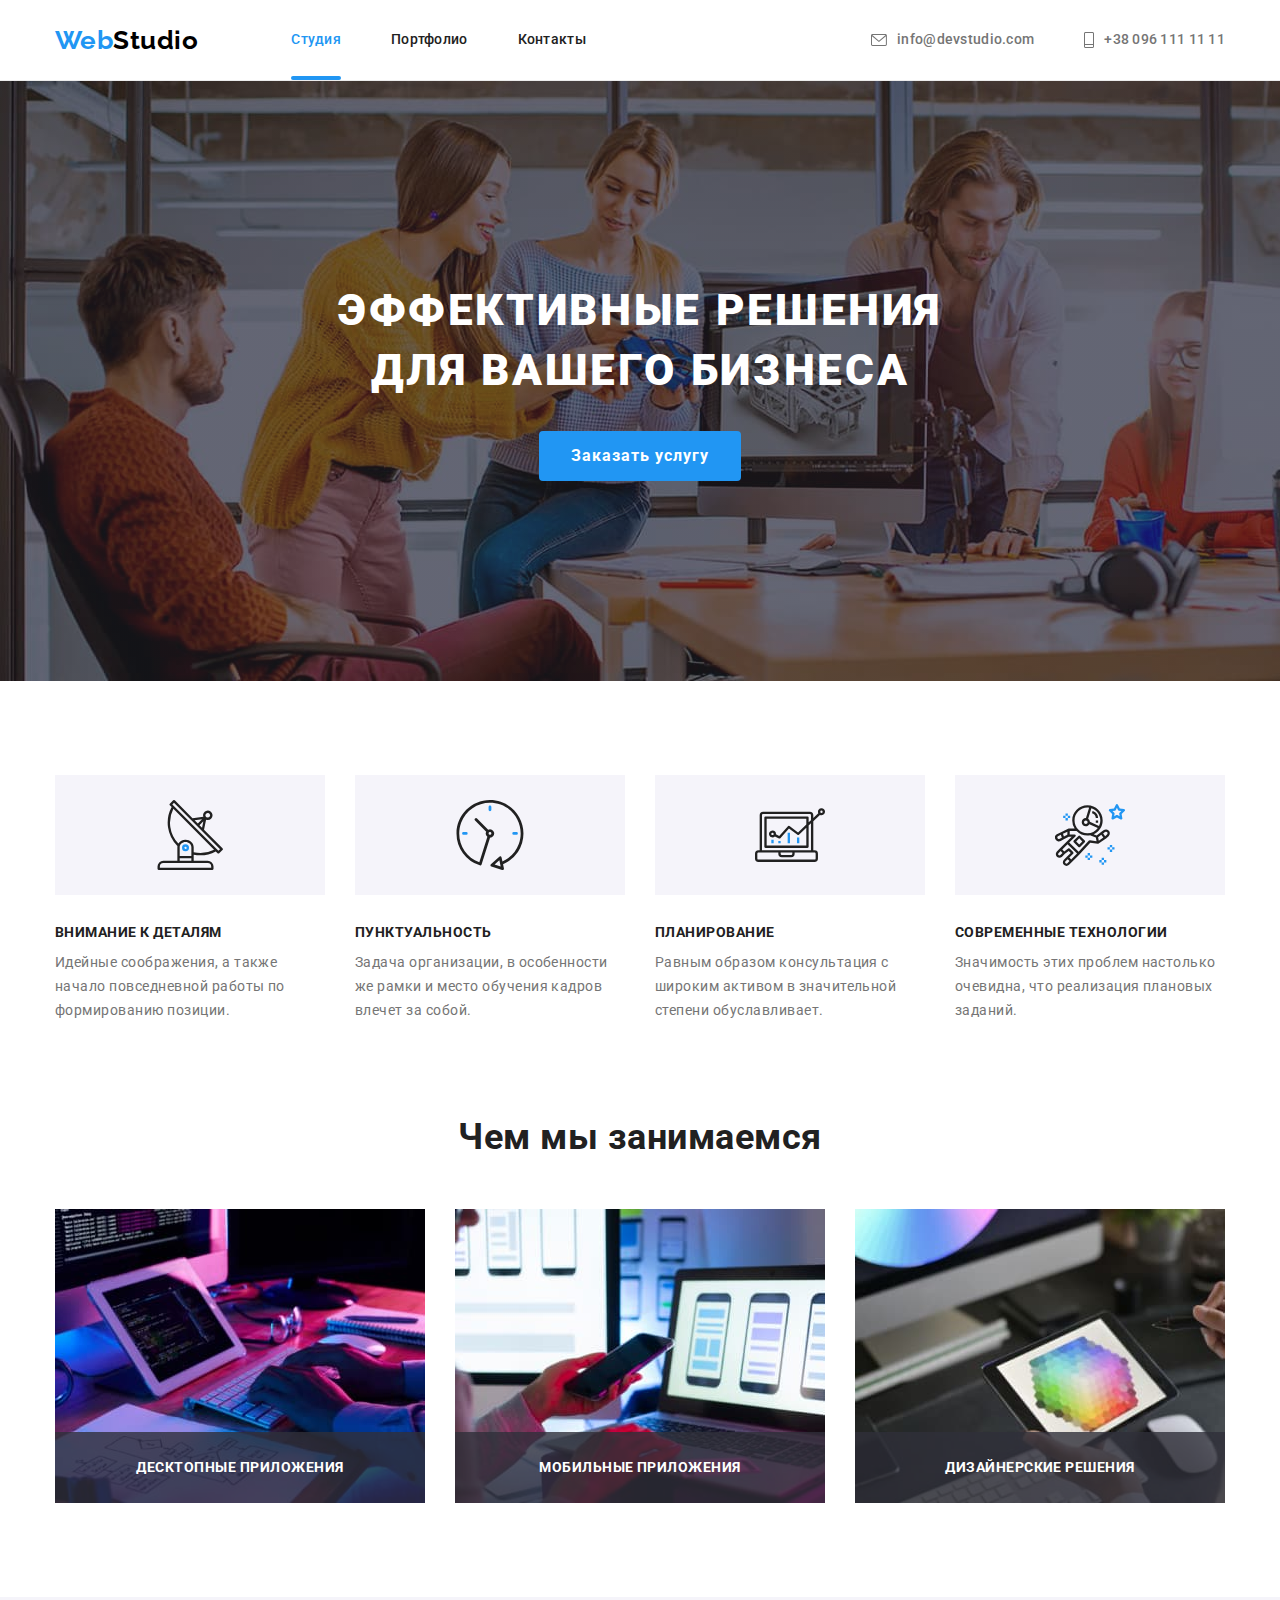
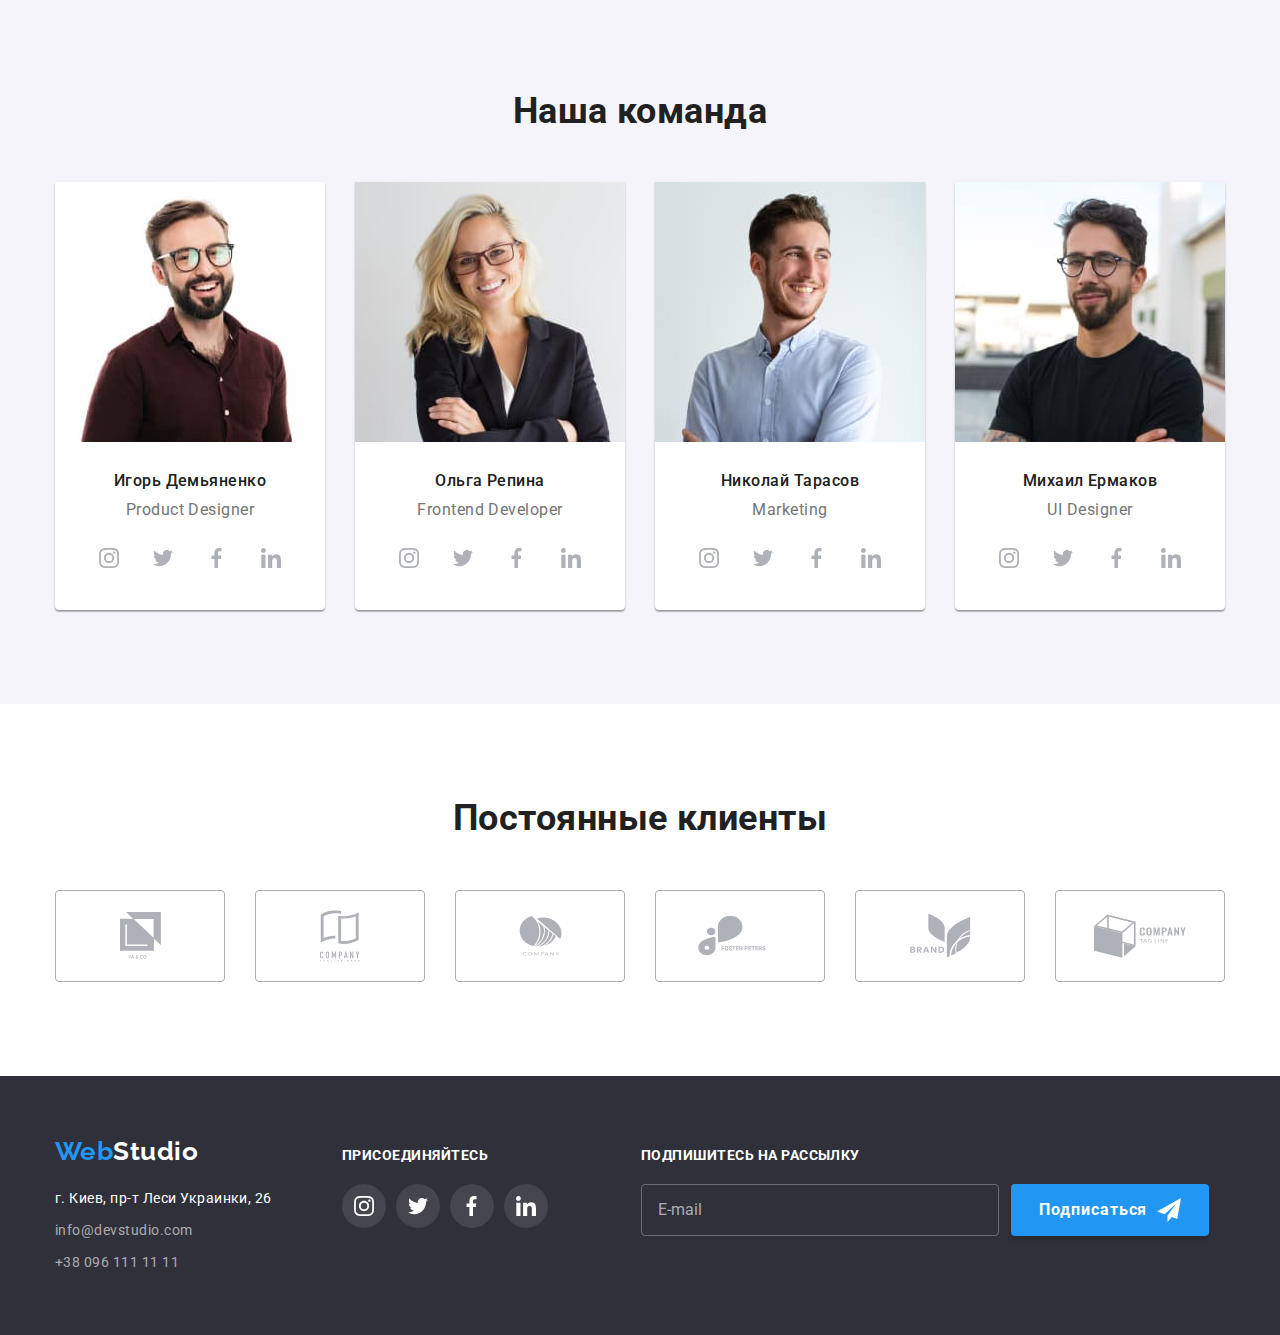
<file: index.html>
<!DOCTYPE html>
<html lang="ru">
  <head>
    <meta charset="UTF-8" />
    <meta http-equiv="X-UA-Compatible" content="IE=edge" />
    <meta name="viewport" content="width=device-width, initial-scale=1.0" />
    <title>WebStudio</title>
    <link rel="preconnect" href="https://fonts.gstatic.com" />
    <link
      href="https://fonts.googleapis.com/css2?family=Raleway:wght@700&family=Roboto:wght@400;500;700;900&display=swap"
      rel="stylesheet"
    />
    <link
      rel="stylesheet"
      href="https://cdnjs.cloudflare.com/ajax/libs/modern-normalize/1.0.0/modern-normalize.min.css"
    />
    <link rel="stylesheet" href="./css/main.min.css" />
  </head>

  <body>
    <!--Шапка-->
    <header class="page-header">
      <div class="container header">        
        <nav class="navigation">
          <a href="" lang="en" class="logo link"><span class="logo--first-part">Web</span>Studio</a>              
          <ul class="nav-menu link">
            <li class="nav-menu__item">
              <a href="" class="nav-menu__link nav-menu__link--current link">Студия</a>
            </li>
            <li class="nav-menu__item">
              <a href="./portfolio.html" class="nav-menu__link link">Портфолио</a>
            </li>
            <li class="nav-menu__item">
              <a href="" class="nav-menu__link link">Контакты</a>
            </li>
          </ul>
        </nav>
        <button type="button" class="burger-btn" data-menu-button>
          <svg width="40" height="40">
            <use href="./images/icons.svg#menu"></use>            
          </svg>
        </button>   
        <ul class="contact-list link">
          <li class="contact-list__item">
            <a href="mailto:info@devstudio.com" class="contact-list__link link">
              <svg class="contact-list__icon" width="16" height="12">
                <use href="./images/icons.svg#icon-envelope"></use>
              </svg>
              info@devstudio.com
            </a>
          </li>
          <li class="contact-list__item">
            <a href="tel:+380961111111" class="contact-list__link link">
              <svg class="contact-list__icon" width="10" height="16">
                <use href="./images/icons.svg#icon-phone"></use>
              </svg>
              +38 096 111 11 11
            </a>
          </li>
        </ul>        
      </div>
      <div class="mobile-menu container" data-menu>
        <button type="button" class="close-menu-btn" data-menu-close>
          <svg width="40" height="40">
            <use href="./images/icons.svg#close-menu"></use>
          </svg>
        </button>
        <ul class="mobile-menu-list link">
          <li class="mobile-menu-list__item">
            <a href="" class="mobile-menu-list__link mobile-menu-list__link--current link">Студия</a>
          </li>
          <li class="mobile-menu-list__item">
            <a href="./portfolio.html" class="mobile-menu-list__link link">Портфолио</a>
          </li>
          <li class="mobile-menu-list__item">
            <a href="" class="mobile-menu-list__link link">Контакты</a>
          </li>
        </ul>

        <ul class="mobile-menu-contacts">
          <li class="mobile-menu-contacts__item">
            <a href="" class="mobile-menu-contacts__link mobile-menu-contacts__link--accent-phone link">+38 096 111 11 11</a>
          </li>
          <li class="mobile-menu-contacts__item">
            <a href="" class="mobile-menu-contacts__link link">info@devstudio.com</a>
          </li>
        </ul>
        <ul class="mobile-menu-socials">
          <li class="mobile-menu-socials__item">
            <a href="" class="mobile-menu-socials__link link">Instagram</a>
          </li>
          <li class="mobile-menu-socials__item">
            <a href="" class="mobile-menu-socials__link mobile-menu-socials__link--before link">Twitter</a>
          </li>
          <li class="mobile-menu-socials__item">
            <a href="" class="mobile-menu-socials__link mobile-menu-socials__link--before link">Facebook</a>
          </li>
          <li class="mobile-menu-socials__item">
            <a href="" class="mobile-menu-socials__link mobile-menu-socials__link--before link">LinkedIn</a>
          </li>
        </ul>

      </div>
    </header>

    <main>
      <!--Секция для заказа услуг-->
      <section class="hero-section">
        <div class="hero-section__image">
          <h1 class="hero-section__title">
            Эффективные решения<br />
            для вашего бизнеса
          </h1>
          <button type="button" class="hero-section__oder-button" data-modal-open>Заказать услугу</button>
        </div>             
      </section>
      <!--Особенности оказания услуг-->
      <section class="features-section section">
        <div class="container"> 
          <h2 class="features-section__title hidden">Особенности оказания услуг</h2>
          <ul class="features-list">
            <li class="features-list__item">
              <div class="features-list__item--icon-background">
                <svg class="features-list__icon">
                  <use href="./images/icons.svg#icon-antenna"></use>
                </svg>
              </div>
              <h3 class="features-list__title">Внимание к деталям</h3>
              <p class="features-list__discription">
                Идейные соображения, а также начало повседневной работы по формированию позиции.
              </p>
            </li>
            <li class="features-list__item">
              <div class="features-list__item--icon-background">
                <svg class="features-list__icon">
                  <use href="./images/icons.svg#icon-clock"></use>
                </svg>
              </div>
              <h3 class="features-list__title">Пунктуальность</h3>
              <p class="features-list__discription">
                Задача организации, в особенности же рамки и место обучения кадров влечет за собой.
              </p>
            </li>
            <li class="features-list__item">
              <div class="features-list__item--icon-background">
                <svg class="features-list__icon">
                  <use href="./images/icons.svg#icon-diagram"></use>
                </svg>
              </div>
              <h3 class="features-list__title">Планирование</h3>
              <p class="features-list__discription">
                Равным образом консультация с широким активом в значительной степени обуславливает.
              </p>
            </li>
            <li class="features-list__item">
              <div class="features-list__item--icon-background">
                <svg class="features-list__icon">
                  <use href="./images/icons.svg#icon-astronaut"></use>
                </svg>
              </div>
              <h3 class="features-list__title">Современные технологии</h3>
              <p class="features-list__discription">
                Значимость этих проблем настолько очевидна, что реализация плановых заданий.
              </p>
            </li>
          </ul>
        </div>
      </section>
      <!--Перечень услуг-->
      <section class="services-section section">
        <div class="container">
          <h2 class="services-section__title">Чем мы занимаемся</h2>
          <ul class="services-list">
            <li class="services-list__item">
              <img srcset="./images/box/box-1-desktop.jpg 1x, ./images/box/box-1-desktop@2x.jpg 2x" src="./images/box/box-1-desktop.jpg" alt="Человек работает на компьютере" width="370" />
              <h3 class="services-list__title">Десктопные приложения</h3>
            </li>
            <li class="services-list__item">
              <img srcset="./images/box/box-2-desktop.jpg 1x, ./images/box/box-2-desktop@2x.jpg 2x" src="./images/box/box-2-desktop.jpg" alt="Человек синхронизирует смартфон с ноутбуком" width="370"/>
              <h3 class="services-list__title">Мобильные приложения</h3>              
            </li>
            <li class="services-list__item">
              <img srcset="./images/box/box-3-desktop.jpg 1x, ./images/box/box-3-desktop@2x.jpg 2x" src="./images/box/box-3-desktop.jpg" alt="Человек выберает палитру на планшете" width="370" />              
              <h3 class="services-list__title">Дизайнерские решения</h3>              
            </li>
          </ul>
        </div>  
      </section>
      <!--Сотрудники-->
      <section class="employees-section section">
        <div class="container">
          <h2 class="employees-section__title">Наша команда</h2>
          <ul class="employees-cards">
            <li class="employees-cards__item">
              <picture>
                <source srcset="./images/team-member/team-1-mobile.jpg 1x, ./images/team-member/team-1-mobile@2x.jpg 2x" media="(max-width: 767px)" />
                <source srcset="./images/team-member/team-1-tablet.jpg 1x, ./images/team-member/team-1-tablet@2x.jpg 2x" media="(max-width: 1199px)"/>
                <source srcset="./images/team-member/team-1-desktop.jpg 1x, ./images/team-member/team-1-desktop@2x.jpg 2x" media="(min-width: 1200px)"/>
                <img class="employees-cards__image"  
                  src="./images/team-member/team-1-mobile.jpg" 
                  alt="Дизайнер компании" 
                />
              </picture>
              <div class="employees-cards__caption">
                <h3 class="employees-cards__title">Игорь Демьяненко</h3>
                <p  class="employees-cards__text" lang="en">Product Designer</p>
                <ul class="employee-social-links">
                  <li class="employee-social-links__item">
                    <a class="social-link" href="https://www.instagram.com/">
                      <svg class="social-link__icon">
                        <use href="./images/icons.svg#icon-instagram"></use>
                      </svg>
                    </a>
                  </li>
                  <li class="employee-social-links__item">
                    <a class="social-link" href="">
                      <svg class="social-link__icon">
                        <use href="./images/icons.svg#icon-twitter"></use>
                      </svg>
                    </a>
                  </li>
                  <li class="employee-social-links__item">
                    <a class="social-link" href="">
                      <svg class="social-link__icon">
                        <use href="./images/icons.svg#icon-facebook"></use>
                      </svg>
                    </a>
                  </li>
                  <li class="employee-social-links__item">
                    <a class="social-link" href="">
                      <svg class="social-link__icon">
                        <use href="./images/icons.svg#icon-linkedin"></use>
                      </svg>
                    </a>
                  </li>
                </ul>  
              </div>                          
            </li>
            <li class="employees-cards__item">
              <picture>
                <source srcset="./images/team-member/team-2-mobile.jpg 1x, ./images/team-member/team-2-mobile@2x.jpg 2x" media="(max-width: 767px)" />
                <source srcset="./images/team-member/team-2-tablet.jpg 1x, ./images/team-member/team-2-tablet@2x.jpg 2x" media="(max-width: 1199px)"/>
                <source srcset="./images/team-member/team-2-desktop.jpg 1x, ./images/team-member/team-2-desktop@2x.jpg 2x" media="(min-width: 1200px)"/>
                <img class="employees-cards__image" src="./images/team-member/team-2-mobile.jpg" alt="Frontend разработчик компании"  
                />
              </picture>
              <div class="employees-cards__caption">
                <h3 class="employees-cards__title">Ольга Репина</h3>
                <p  class="employees-cards__text" lang="en">Frontend Developer</p>
                <ul class="employee-social-links">
                  <li class="employee-social-links__item">
                    <a class="social-link" href="https://www.instagram.com/">
                      <svg class="social-link__icon">
                        <use href="./images/icons.svg#icon-instagram"></use>
                      </svg>
                    </a>
                  </li>
                  <li class="employee-social-links__item">
                    <a class="social-link" href="">
                      <svg class="social-link__icon">
                        <use href="./images/icons.svg#icon-twitter"></use>
                      </svg>
                    </a>
                  </li>
                  <li class="employee-social-links__item">
                    <a class="social-link" href="">
                      <svg class="social-link__icon">
                        <use href="./images/icons.svg#icon-facebook"></use>
                      </svg>
                    </a>
                  </li>
                  <li class="employee-social-links__item">
                    <a class="social-link" href="">
                      <svg class="social-link__icon">
                        <use href="./images/icons.svg#icon-linkedin"></use>
                      </svg>
                    </a>
                  </li>
                </ul>  
              </div>              
            </li>
            <li class="employees-cards__item">
              <picture>
                <source srcset="./images/team-member/team-3-mobile.jpg 1x, ./images/team-member/team-3-mobile@2x.jpg 2x" media="(max-width: 767px)" />
                <source srcset="./images/team-member/team-3-tablet.jpg 1x, ./images/team-member/team-3-tablet@2x.jpg 2x" media="(max-width: 1199px)"/>
                <source srcset="./images/team-member/team-3-desktop.jpg 1x, ./images/team-member/team-3-desktop@2x.jpg 2x" media="(min-width: 1200px)"/>
                <img class="employees-cards__image" 
                  src="./images/team-member/team-3-mobile.jpg" alt="Маркетолог компании" 
                />
              </picture>
              <div class="employees-cards__caption">
                <h3 class="employees-cards__title">Николай Тарасов</h3>
                <p  class="employees-cards__text" lang="en">Marketing</p>
                <ul class="employee-social-links">
                  <li class="employee-social-links__item">
                    <a class="social-link" href="https://www.instagram.com/">
                      <svg class="social-link__icon">
                        <use href="./images/icons.svg#icon-instagram"></use>
                      </svg>
                    </a>
                  </li>
                  <li class="employee-social-links__item">
                    <a class="social-link" href="">
                      <svg class="social-link__icon">
                        <use href="./images/icons.svg#icon-twitter"></use>
                      </svg>
                    </a>
                  </li>
                  <li class="employee-social-links__item">
                    <a class="social-link" href="">
                      <svg class="social-link__icon">
                        <use href="./images/icons.svg#icon-facebook"></use>
                      </svg>
                    </a>
                  </li>
                  <li class="employee-social-links__item">
                    <a class="social-link" href="">
                      <svg class="social-link__icon">
                        <use href="./images/icons.svg#icon-linkedin"></use>
                      </svg>
                    </a>
                  </li>
                </ul>
              </div>              
            </li>
            <li class="employees-cards__item">
              <picture>
                <source srcset="./images/team-member/team-4-mobile.jpg 1x, ./images/team-member/team-4-mobile@2x.jpg 2x" media="(max-width: 767px)" />
                <source srcset="./images/team-member/team-4-tablet.jpg 1x, ./images/team-member/team-4-tablet@2x.jpg 2x" media="(max-width: 1199px)"/>
                <source srcset="./images/team-member/team-4-desktop.jpg 1x, ./images/team-member/team-4-desktop@2x.jpg 2x" media="(min-width: 1200px)"/>
                <img class="employees-cards__image" 
                  src="./images/team-member/team-4-mobile.jpg" alt="Дизайнер компании"
                />
              </picture>
              <div class="employees-cards__caption">
                <h3 class="employees-cards__title">Михаил Ермаков</h3>
                <p  class="employees-cards__text" lang="en">UI Designer</p>
                <ul class="employee-social-links">
                  <li class="employee-social-links__item">
                    <a class="social-link" href="https://www.instagram.com/">
                      <svg class="social-link__icon">
                        <use href="./images/icons.svg#icon-instagram"></use>
                      </svg>
                    </a>
                  </li>
                  <li class="employee-social-links__item">
                    <a class="social-link" href="">
                      <svg class="social-link__icon">
                        <use href="./images/icons.svg#icon-twitter"></use>
                      </svg>
                    </a>
                  </li>
                  <li class="employee-social-links__item">
                    <a class="social-link" href="">
                      <svg class="social-link__icon">
                        <use href="./images/icons.svg#icon-facebook"></use>
                      </svg>
                    </a>
                  </li>
                  <li class="employee-social-links__item">
                    <a class="social-link" href="">
                      <svg class="social-link__icon">
                        <use href="./images/icons.svg#icon-linkedin"></use>
                      </svg>
                    </a>
                  </li>
                </ul>
              </div>              
            </li>
          </ul>
        </div>  
      </section>
      <!--Клиенты-->
      <section class="clients-section section">
        <div class="container">
          <h2 class="clients-section__title">Постоянные клиенты</h2>
          <ul class="clients-list">
            <li class="clients-list__item">
              <a class="clients-list__link" href="">
                <svg class="clients-list__icon" width="41" height="47">
                  <use href="./images/icons.svg#icon-client1"></use>
                </svg>
              </a>
            </li>
            <li class="clients-list__item">
              <a class="clients-list__link" href="">
                <svg class="clients-list__icon" width="40" height="52">
                  <use href="./images/icons.svg#icon-client2"></use>
                </svg>
              </a>
            </li>
            <li class="clients-list__item">
              <a class="clients-list__link" href="">
                <svg class="clients-list__icon" width="43" height="41">
                  <use href="./images/icons.svg#icon-client3"></use>
                </svg>
              </a>
            </li>
            <li class="clients-list__item">
              <a class="clients-list__link" href="">
                <svg class="clients-list__icon" width="84" height="41">
                  <use href="./images/icons.svg#icon-client4"></use>
                </svg>
              </a>
            </li>
            <li class="clients-list__item">
              <a class="clients-list__link" href="">
                <svg class="clients-list__icon" width="63" height="45">
                  <use href="./images/icons.svg#icon-client5"></use>
                </svg>
              </a>
            </li>
            <li class="clients-list__item">
              <a class="clients-list__link" href="">
                <svg class="clients-list__icon" width="94" height="44">
                  <use href="./images/icons.svg#icon-client6"></use>
                </svg>
              </a>
            </li>
          </ul>
        </div>
      </section>
    </main>
    <!--Подвал-->
    <footer class="page-footer">
      <div class="footer container">
        <div class="tablet-positioning">
          <div class="footer-contact">
            <a href="" lang="en" class="logo logo-footer link"
              ><span class="logo--first-part">Web</span>Studio</a>
            <address class="footer-contact__address">
              г. Киев, пр-т Леси Украинки, 26
              <ul class="address-list">
                <li>
                  <a href="mailto:info@devstudio.com" class="address-list__link link">info@devstudio.com</a>
                </li>
                <li class="address-list__item">
                  <a href="tel:+380961111111" class="address-list__link link">+38 096 111 11 11</a>
                </li>
              </ul>
            </address>
          </div>
          <div class="footer-invitation">
            <p class="footer-invitation__text">присоединяйтесь</p>
            <ul class="footer-social-link-list">
              <li class="footer-social-links__item">
                <a class="social-link social-link--footer-colors" href="https://www.instagram.com/">
                  <svg class="social-link__icon">
                    <use href="./images/icons.svg#icon-instagram"></use>
                  </svg>
                </a>
              </li>
              <li class="footer-social-links__item">
                <a class="social-link social-link--footer-colors" href="">
                  <svg class="social-link__icon">
                    <use href="./images/icons.svg#icon-twitter"></use>
                  </svg>
                </a>
              </li>
              <li class="footer-social-links__item">
                <a class="social-link social-link--footer-colors" href="">
                  <svg class="social-link__icon">
                    <use href="./images/icons.svg#icon-facebook"></use>
                  </svg>
                </a>
              </li>
              <li class="footer-social-links__item">
                <a class="social-link social-link--footer-colors" href="">
                  <svg class="social-link__icon">
                    <use href="./images/icons.svg#icon-linkedin"></use>
                  </svg>
                </a>
              </li>
            </ul>
          </div>
        </div>
        <form class="subscribing-form">
          <label for="email" class="subscribing-form__text">Подпишитесь на рассылку</label>
          <div class="subscribing-form__area">            
            <input type="email" name="email" id="email" placeholder="E-mail" class="subscribing-form__input" required/>   
            <button type="submit" class="subscribe-btn">Подписаться
              <svg class="subscribe-btn__icon" width="24" height="24">
                <use href="./images/icons.svg#icon-telegram"></use>
              </svg>
            </button>  
          </div>         
        </form> 
      
      </div>
    </footer>
    <!-- Модальное окно -->
    <div class="backdrop is-hidden" data-modal>
      <div class="modal">
        <button type="button" class="close-modal" data-modal-close>
          <svg class="close-modal__icon" width="11" height="11">
            <use href="./images/icons.svg#close-modal"></use>
          </svg>
        </button>
        <p class="modal__title">Оставьте свои данные, мы вам перезвоним</p>
        <form name="call-back-form" autocomplete="on" class="call-back-form">
          <label class="form-field">
            <span class="form-field__text">Имя</span>
            <span class="form-field__input--icon-position">
              <input class="form-field__input" type="text" name="user-name" autofocus>
              <svg class="form-field__icon">
                <use href="./images/icons.svg#icon-person-black"></use>
              </svg>
            </span>
          </label>
          <label class="form-field">
            <span class="form-field__text">Телефон</span>
            <span class="form-field__input--icon-position">
              <input class="form-field__input" type="tel" name="phone">
              <svg class="form-field__icon">
                <use href="./images/icons.svg#icon-phone-black"></use>
              </svg>
            </span>
          </label>
          <label class="form-field">
            <span class="form-field__text">Почта</span>
            <span class="form-field__input--icon-position">
              <input class="form-field__input" type="email" name="email">
              <svg class="form-field__icon">
                <use href="./images/icons.svg#icon-email-black"></use>
              </svg>
            </span>
         </label>
          <label class="form-field form-field--last-child-mg">
            <span class="form-field__text">Комментарий</span>
            <textarea class="form-field__textarea" name="comment" placeholder="Введите текст"></textarea>
          </label>
          <label class="agreement" for="agreement">
            <input class="checkbox" type="checkbox" name="agreement" value="agreement" id="agreement">  
            <span class="checkbox__icon"></span>
            <span class="checkbox__text">
              Соглашаюсь с рассылкой и принимаю 
              <a class="agreement__link" href="">Условия договора</a>
            </span>
          </label>          
          <button class="call-back-submit-btn" type="submit">Отправить</button>
        </form>
      </div>
    </div>   
    <script src="./js/modal.js"></script>
    <script src="./js/menu.js"></script>
  </body>
</html>
</file>
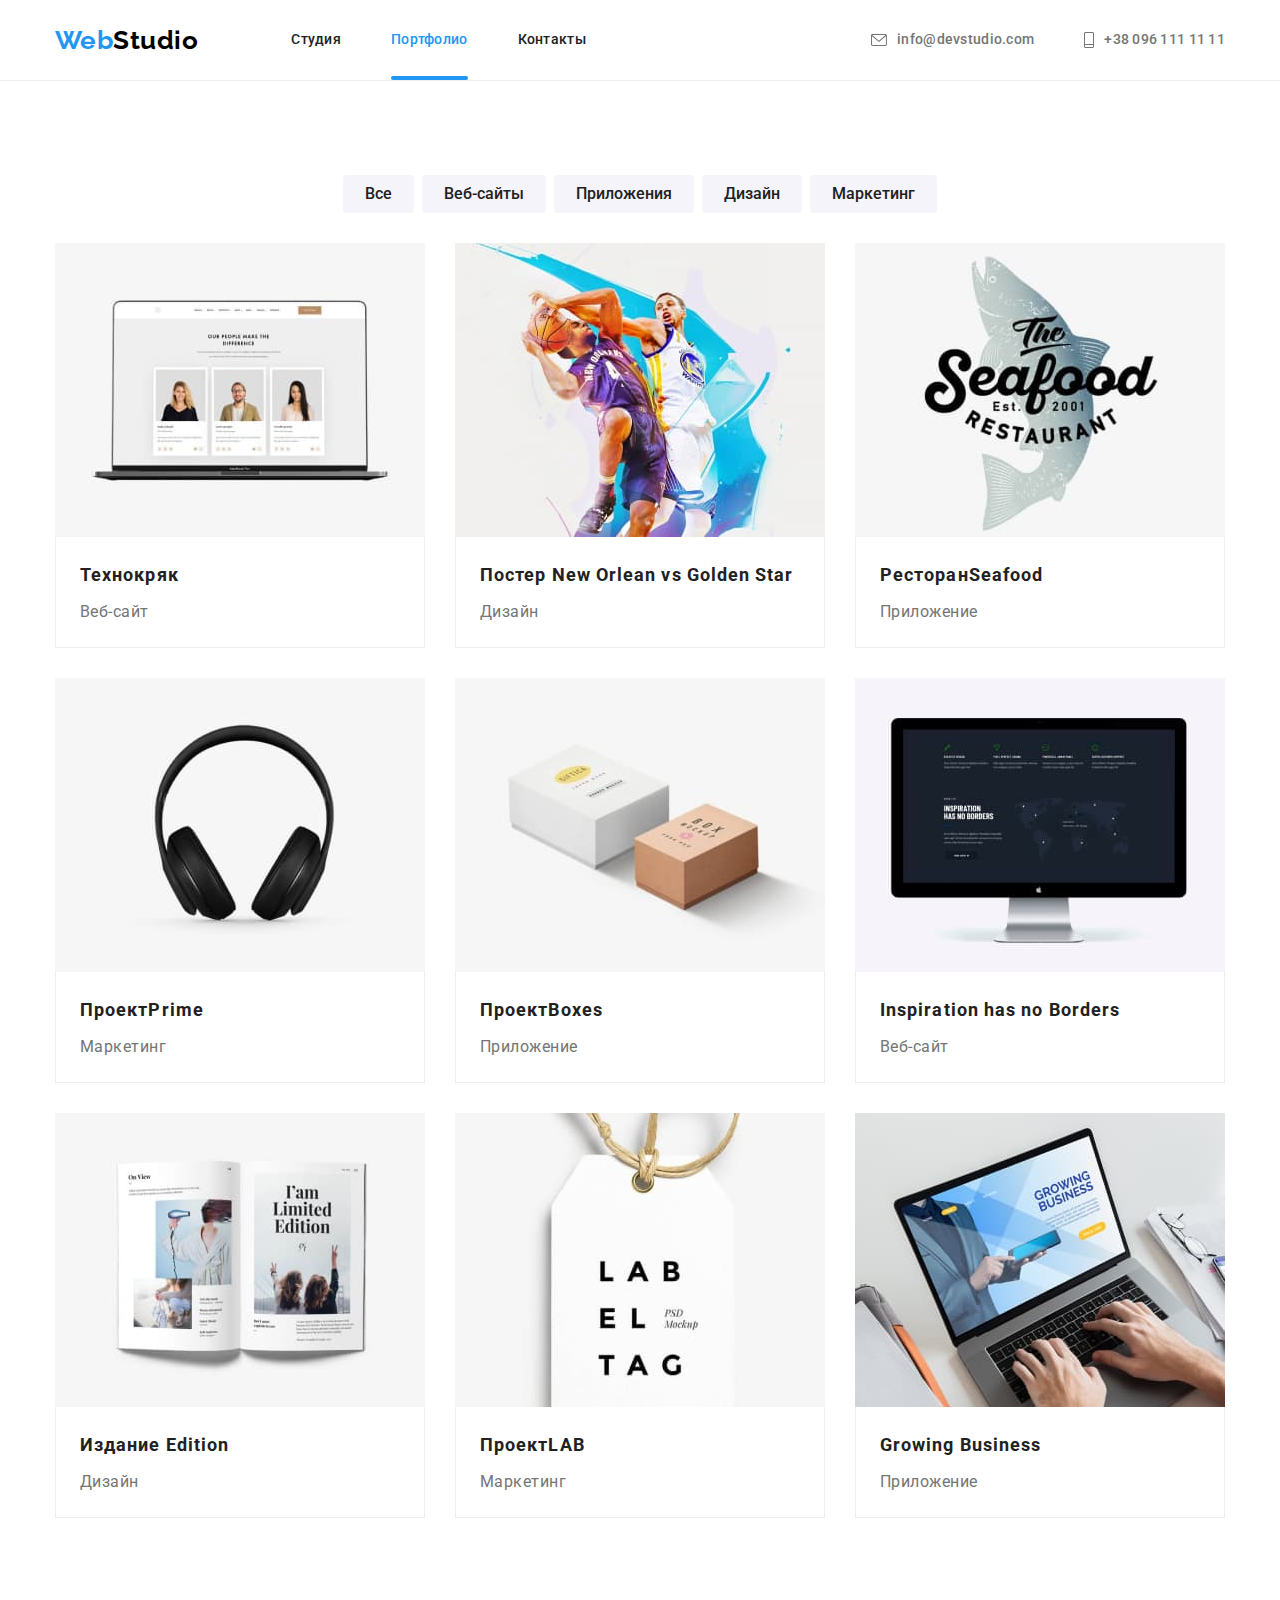
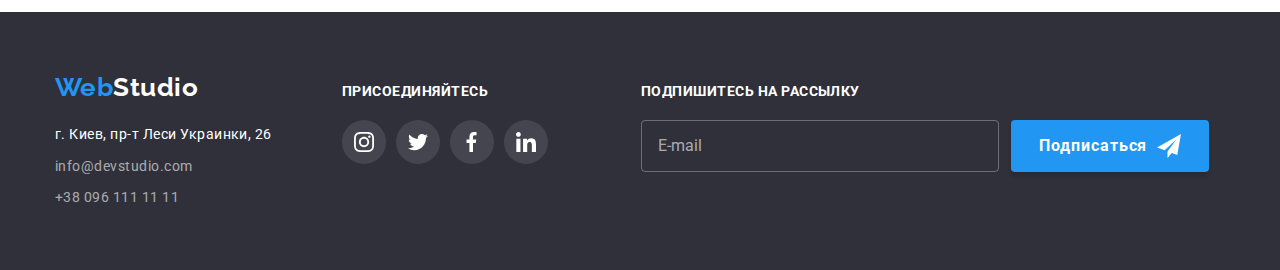
<file: portfolio.html>
<!DOCTYPE html>
<html lang="ru">
<head>
    <meta charset="UTF-8">
    <meta http-equiv="X-UA-Compatible" content="IE=edge">
    <meta name="viewport" content="width=device-width, initial-scale=1.0">
    <title>Портфолио</title>
    <link rel="preconnect" href="https://fonts.gstatic.com">
    <link href="https://fonts.googleapis.com/css2?family=Raleway:wght@700&family=Roboto:wght@400;500;700;900&display=swap"
      rel="stylesheet">
    <link rel="stylesheet" href="https://cdnjs.cloudflare.com/ajax/libs/modern-normalize/1.0.0/modern-normalize.min.css">
    <link rel="stylesheet" href="./css/main.min.css">
</head>

<body>
  <!--Шапка-->
  <header class="page-header">
      <div class="container header">        
        <nav class="navigation">
          <a href="" lang="en" class="logo link"><span class="logo--first-part">Web</span>Studio</a>              
          <ul class="nav-menu link">
            <li class="nav-menu__item">
              <a href="./index.html" class="nav-menu__link  link">Студия</a>
            </li>
            <li class="nav-menu__item">
              <a href="" class="nav-menu__link nav-menu__link--current link">Портфолио</a>
            </li>
            <li class="nav-menu__item">
              <a href="" class="nav-menu__link link">Контакты</a>
            </li>
          </ul>
        </nav>
        <button type="button" class="burger-btn" data-menu-button>
          <svg width="40" height="40">
            <use href="./images/icons.svg#menu"></use>            
          </svg>
        </button>   
        <ul class="contact-list link">
          <li class="contact-list__item">
            <a href="mailto:info@devstudio.com" class="contact-list__link link">
              <svg class="contact-list__icon" width="16" height="12">
                <use href="./images/icons.svg#icon-envelope"></use>
              </svg>
              info@devstudio.com
            </a>
          </li>
          <li class="contact-list__item">
            <a href="tel:+380961111111" class="contact-list__link link">
              <svg class="contact-list__icon" width="10" height="16">
                <use href="./images/icons.svg#icon-phone"></use>
              </svg>
              +38 096 111 11 11
            </a>
          </li>
        </ul>        
      </div>
      <div class="mobile-menu container" data-menu>
        <button type="button" class="close-menu-btn" data-menu-close>
          <svg width="40" height="40">
            <use href="./images/icons.svg#close-menu"></use>
          </svg>
        </button>
        <ul class="mobile-menu-list link">
          <li class="mobile-menu-list__item">
            <a href="./index.html" class="mobile-menu-list__link link">Студия</a>
          </li>
          <li class="mobile-menu-list__item">
            <a href="" class="mobile-menu-list__link mobile-menu-list__link--current link">Портфолио</a>
          </li>
          <li class="mobile-menu-list__item">
            <a href="" class="mobile-menu-list__link link">Контакты</a>
          </li>
        </ul>
        <ul class="mobile-menu-contacts">
          <li class="mobile-menu-contacts__item">
            <a href="" class="mobile-menu-contacts__link mobile-menu-contacts__link--accent-phone link">+38 096 111 11 11</a>
          </li>
          <li class="mobile-menu-contacts__item">
            <a href="" class="mobile-menu-contacts__link link">info@devstudio.com</a>
          </li>
        </ul>
        <ul class="mobile-menu-socials">
          <li class="mobile-menu-socials__item">
            <a href="" class="mobile-menu-socials__link link">Instagram</a>
          </li>
          <li class="mobile-menu-socials__item">
            <a href="" class="mobile-menu-socials__link mobile-menu-socials__link--before link">Twitter</a>
          </li>
          <li class="mobile-menu-socials__item">
            <a href="" class="mobile-menu-socials__link mobile-menu-socials__link--before link">Facebook</a>
          </li>
          <li class="mobile-menu-socials__item">
            <a href="" class="mobile-menu-socials__link mobile-menu-socials__link--before link">LinkedIn</a>
          </li>
        </ul>
      </div>
    </header>
      
  <main>
    <section class="section">
      <div class="container">
        <!--скрыть заголовок-->
        <h1 class="hidden">Наши работы</h1>
        <!--Фильтр работ-->
        <ul class="filtr-button-list">
          <li class="filtr-button-list__item">
            <button type="button" class="filtr-button">Все</button>
          </li>
          <li class="filtr-button-list__item">
            <button type="button" class="filtr-button">Веб-сайты</button>
          </li>
          <li class="filtr-button-list__item">
            <button type="button" class="filtr-button">Приложения</button>
          </li>
          <li class="filtr-button-list__item">
            <button type="button" class="filtr-button">Дизайн</button>
          </li>
          <li class="filtr-button-list__item">
            <button type="button" class="filtr-button">Маркетинг</button>
          </li>
        </ul>
        <!--Галерея работ-->
        <ul class="gallery-list">
          <li class="gallery-list__item">
            <a class="gallery-list__link link" href="">
              <div class="thumb">
                <p class="thumb__overlay">Технокряк это современная площадка распространения коронавируса. Компании используют эту платформу для цифрового шпионажа и атак на защищённые сервера конкурентов.</p>
                <picture>
                  <source srcset="./images/project/project-1-mobile.jpg 1x, ./images/project/project-1-mobile@2x.jpg 2x" media="(max-width: 767px)" />
                  <source srcset="./images/project/project-1-tablet.jpg 1x, ./images/project/project-1-tablet@2x.jpg 2x" media="(max-width: 1199px)"/>
                  <source srcset="./images/project/project-1-desktop.jpg 1x, ./images/project/project-1-desktop@2x.jpg 2x" media="(min-width: 1200px)"/>
                  <img class="thumb__image" src="./images/project/project-1-mobile.jpg" alt="Открытый ноутбук">
                </picture>
              </div>
              <div class="thumb__caption">
                <h3 class="thumb__title">Технокряк</h3>
                <p class="thumb__discription">Веб-сайт</p>
              </div>
            </a>  
          </li>
          <li class="gallery-list__item">
            <a class="gallery-list__link link" href="">
              <div class="thumb">
                <p class="thumb__overlay">Технокряк это современная площадка распространения коронавируса. Компании используют эту платформу для цифрового шпионажа и атак на защищённые сервера конкурентов.</p>
                <picture>
                  <source srcset="./images/project/project-2-mobile.jpg 1x, ./images/project/project-2-mobile@2x.jpg 2x" media="(max-width: 767px)" />
                  <source srcset="./images/project/project-2-tablet.jpg 1x, ./images/project/project-2-tablet@2x.jpg 2x" media="(max-width: 1199px)"/>
                  <source srcset="./images/project/project-2-desktop.jpg 1x, ./images/project/project-2-desktop@2x.jpg 2x" media="(min-width: 1200px)"/>
                  <img class="thumb__image" src="./images/project/project-2-mobile.jpg" alt="Игра в баскетбол">
                </picture>
              </div>
              <div class="thumb__caption">
                <h3 class="thumb__title">Постер <span lang="en">New Orlean vs Golden Star</span></h3>
                <p class="thumb__discription">Дизайн</p>
              </div>              
            </a> 
          </li>
          <li class="gallery-list__item">
            <a class="gallery-list__link link" href="">
              <div class="thumb">
                <p class="thumb__overlay">Технокряк это современная площадка распространения коронавируса. Компании используют эту платформу для цифрового шпионажа и атак на защищённые сервера конкурентов.</p>
                <picture>
                  <source srcset="./images/project/project-3-mobile.jpg 1x, ./images/project/project-3-mobile@2x.jpg 2x" media="(max-width: 767px)" />
                  <source srcset="./images/project/project-3-tablet.jpg 1x, ./images/project/project-3-tablet@2x.jpg 2x" media="(max-width: 1199px)"/>
                  <source srcset="./images/project/project-3-desktop.jpg 1x, ./images/project/project-3-desktop@2x.jpg 2x" media="(min-width: 1200px)"/>
                  <img class="thumb__image" src="./images/project/project-3-mobile.jpg" alt="Логотип ресторана морепродуктов">
                </picture>
              </div>
              <div class="thumb__caption">
                <h3 class="thumb__title">Ресторан<span lang="en">Seafood</span></h3>
                <p class="thumb__discription">Приложение</p>
              </div>              
            </a>
          </li>
          <li class="gallery-list__item">
            <a class="gallery-list__link link" href="">
              <div class="thumb">
                <p class="thumb__overlay">Технокряк это современная площадка распространения коронавируса. Компании используют эту платформу для цифрового шпионажа и атак на защищённые сервера конкурентов.</p>
                <picture>
                  <source srcset="./images/project/project-4-mobile.jpg 1x, ./images/project/project-4-mobile@2x.jpg 2x" media="(max-width: 767px)" />
                  <source srcset="./images/project/project-4-tablet.jpg 1x, ./images/project/project-4-tablet@2x.jpg 2x" media="(max-width: 1199px)"/>
                  <source srcset="./images/project/project-4-desktop.jpg 1x, ./images/project/project-4-desktop@2x.jpg 2x" media="(min-width: 1200px)"/>
                  <img class="thumb__image" src="./images/project/project-4-mobile.jpg" alt="Наушники" >
                </picture>
              </div>
              <div class="thumb__caption">
                <h3 class="thumb__title">Проект<span lang="en">Prime</span></h3>
                <p class="thumb__discription">Маркетинг</p>
              </div>                
            </a> 
          </li>
          <li class="gallery-list__item">
            <a class="gallery-list__link link" href="">
              <div class="thumb">
                <p class="thumb__overlay">Технокряк это современная площадка распространения коронавируса. Компании используют эту платформу для цифрового шпионажа и атак на защищённые сервера конкурентов.</p>
                <picture>
                  <source srcset="./images/project/project-5-mobile.jpg 1x, ./images/project/project-5-mobile@2x.jpg 2x" media="(max-width: 767px)" />
                  <source srcset="./images/project/project-5-tablet.jpg 1x, ./images/project/project-5-tablet@2x.jpg 2x" media="(max-width: 1199px)"/>
                  <source srcset="./images/project/project-5-desktop.jpg 1x, ./images/project/project-5-desktop@2x.jpg 2x" media="(min-width: 1200px)"/>
                  <img class="thumb__image" src="./images/project/project-5-mobile.jpg" alt="Две коробки">
                </picture>
              </div>
              <div class="thumb__caption">
                <h3 class="thumb__title">Проект<span lang="en">Boxes</span></h3>
                <p class="thumb__discription">Приложение</p>
              </div>              
            </a>  
          </li>
          <li class="gallery-list__item">
            <a class="gallery-list__link link" href="">
              <div class="thumb">
                <p class="thumb__overlay">Технокряк это современная площадка распространения коронавируса. Компании используют эту платформу для цифрового шпионажа и атак на защищённые сервера конкурентов.</p>
                <picture>
                  <source srcset="./images/project/project-6-mobile.jpg 1x, ./images/project/project-6-mobile@2x.jpg 2x" media="(max-width: 767px)" />
                  <source srcset="./images/project/project-6-tablet.jpg 1x, ./images/project/project-6-tablet@2x.jpg 2x" media="(max-width: 1199px)"/>
                  <source srcset="./images/project/project-6-desktop.jpg 1x, ./images/project/project-6-desktop@2x.jpg 2x" media="(min-width: 1200px)"/>
                  <img class="thumb__image" src="./images/project/project-6-mobile.jpg" alt="Монитор компьютера">
                </picture>
              </div>
              <div class="thumb__caption">
                <h3 lang="en" class="thumb__title">Inspiration has no Borders</h3>
                <p class="thumb__discription">Веб-сайт</p>           
              </div>              
            </a>  
          </li>
          <li class="gallery-list__item">
            <a class="gallery-list__link link" href="">
              <div class="thumb">
                <p class="thumb__overlay">Технокряк это современная площадка распространения коронавируса. Компании используют эту платформу для цифрового шпионажа и атак на защищённые сервера конкурентов.</p>
                <picture>
                  <source srcset="./images/project/project-7-mobile.jpg 1x, ./images/project/project-7-mobile@2x.jpg 2x" media="(max-width: 767px)" />
                  <source srcset="./images/project/project-7-tablet.jpg 1x, ./images/project/project-7-tablet@2x.jpg 2x" media="(max-width: 1199px)"/>
                  <source srcset="./images/project/project-7-desktop.jpg 1x, ./images/project/project-7-desktop@2x.jpg 2x" media="(min-width: 1200px)"/>
                  <img class="thumb__image" src="./images/project/project-7-mobile.jpg" alt="Раскрытая книга">
                </picture>
              </div>              
              <div class="thumb__caption">
                <h3 class="thumb__title">Издание <span lang="en">Edition</span></h3>
                <p class="thumb__discription">Дизайн</p>
              </div>              
            </a>  
          </li>
          <li class="gallery-list__item">
            <a class="gallery-list__link link" href="">
              <div class="thumb">
                <p class="thumb__overlay">Технокряк это современная площадка распространения коронавируса. Компании используют эту платформу для цифрового шпионажа и атак на защищённые сервера конкурентов.</p>
                <picture>
                  <source srcset="./images/project/project-8-mobile.jpg 1x, ./images/project/project-8-mobile@2x.jpg 2x" media="(max-width: 767px)" />
                  <source srcset="./images/project/project-8-tablet.jpg 1x, ./images/project/project-8-tablet@2x.jpg 2x" media="(max-width: 1199px)"/>
                  <source srcset="./images/project/project-8-desktop.jpg 1x, ./images/project/project-8-desktop@2x.jpg 2x" media="(min-width: 1200px)"/>
                  <img class="thumb__image" src="./images/project/project-8-mobile.jpg" alt="Этикетка">
                </picture>
              </div>              
              <div class="thumb__caption">
                <h3 class="thumb__title">Проект<span lang="en">LAB</span></h3>
                <p class="thumb__discription">Маркетинг</p>
              </div>              
            </a>  
          </li>
          <li class="gallery-list__item">
            <a class="gallery-list__link link" href="">
              <div class="thumb">
                <p class="thumb__overlay">Технокряк это современная площадка распространения коронавируса. Компании используют эту платформу для цифрового шпионажа и атак на защищённые сервера конкурентов.</p>
                <picture>
                  <source srcset="./images/project/project-9-mobile.jpg 1x, ./images/project/project-9-mobile@2x.jpg 2x" media="(max-width: 767px)" />
                  <source srcset="./images/project/project-9-tablet.jpg 1x, ./images/project/project-9-tablet@2x.jpg 2x" media="(max-width: 1199px)"/>
                  <source srcset="./images/project/project-9-desktop.jpg 1x, ./images/project/project-9-desktop@2x.jpg 2x" media="(min-width: 1200px)"/>
                  <img class="thumb__image" src="./images/project/project-9-mobile.jpg" alt="Человек работает на ноутбуке">
                </picture>
              </div>              
              <div class="thumb__caption">
                <h3 lang="en" class="thumb__title">Growing Business</h3>
                <p class="thumb__discription">Приложение</p>
              </div>              
            </a>  
          </li>
        </ul>
      </div>
    </section>
  </main>

  <!--Подвал-->
  <footer class="page-footer">
      <div class="footer container">
        <div class="tablet-positioning">
          <div class="footer-contact">
            <a href="" lang="en" class="logo logo-footer link"
              ><span class="logo--first-part">Web</span>Studio</a>
            <address class="footer-contact__address">
              г. Киев, пр-т Леси Украинки, 26
              <ul class="address-list">
                <li>
                  <a href="mailto:info@devstudio.com" class="address-list__link link">info@devstudio.com</a>
                </li>
                <li class="address-list__item">
                  <a href="tel:+380961111111" class="address-list__link link">+38 096 111 11 11</a>
                </li>
              </ul>
            </address>
          </div>
          <div class="footer-invitation">
            <p class="footer-invitation__text">присоединяйтесь</p>
            <ul class="footer-social-link-list">
              <li class="footer-social-links__item">
                <a class="social-link social-link--footer-colors" href="https://www.instagram.com/">
                  <svg class="social-link__icon">
                    <use href="./images/icons.svg#icon-instagram"></use>
                  </svg>
                </a>
              </li>
              <li class="footer-social-links__item">
                <a class="social-link social-link--footer-colors" href="">
                  <svg class="social-link__icon">
                    <use href="./images/icons.svg#icon-twitter"></use>
                  </svg>
                </a>
              </li>
              <li class="footer-social-links__item">
                <a class="social-link social-link--footer-colors" href="">
                  <svg class="social-link__icon">
                    <use href="./images/icons.svg#icon-facebook"></use>
                  </svg>
                </a>
              </li>
              <li class="footer-social-links__item">
                <a class="social-link social-link--footer-colors" href="">
                  <svg class="social-link__icon">
                    <use href="./images/icons.svg#icon-linkedin"></use>
                  </svg>
                </a>
              </li>
            </ul>
          </div>
        </div>
        <form class="subscribing-form">
          <label for="email" class="subscribing-form__text">Подпишитесь на рассылку</label>
          <div class="subscribing-form__area">            
            <input type="email" name="email" id="email" placeholder="E-mail" class="subscribing-form__input" required/>   
            <button type="submit" class="subscribe-btn">Подписаться
              <svg class="subscribe-btn__icon" width="24" height="24">
                <use href="./images/icons.svg#icon-telegram"></use>
              </svg>
            </button>  
          </div>         
        </form>       
      </div>
    </footer>
  <script src="./js/menu.js"></script>
</body>
</html>
</file>
<file: css/main.min.css>
:root{--primery-text-color: #757575;--title-color: #212121;--white-color: #ffffff;--accent: #2196f3;--main-background-color: #ffffff;--secondary-background-color: #f5f4fa;--hero-footer-background: #2f303a;--second-part-of-logo: #000000;--phone-mail-in-footer: rgba(255, 255, 255, 0.6);--header-border: #ececec;--cards-border: #eeeeee;--social-links-color: #afb1b8;--footer-social-links-back: rgba(255, 255, 255, 0.1);--services-title-bg: rgba(47, 48, 58, 0.8);--overlay-bg: rgba(33, 150, 243, 0.9);--backdrop-color: rgba(0, 0, 0, 0.2);--action-btn-color: #188ce8;--primary-text-font: Roboto, sans-serif;--logo-text-font: Raleway, sans-serif;--mobile-menu-socials-after: rgba(33, 33, 33, 0.2)}.services-list{display:flex;align-items:center}.features-section__title,.services-section__title,.employees-section__title,.clients-section__title{margin-bottom:30px;color:var(--title-color);font-weight:700;font-size:28px;line-height:1.18;text-align:center}@media screen and (min-width: 1200px){.features-section__title,.services-section__title,.employees-section__title,.clients-section__title{margin-bottom:50px;font-size:36px;line-height:1.16}}.form-field__textarea,.form-field__input{width:100%;border:1px solid rgba(33,33,33,0.2);border-radius:4px;transition:border-color 250ms cubic-bezier(0.4, 0, 0.2, 1)}ul,p{list-style:none;margin:0;padding:0}.link{text-decoration:none}h1,h2,h3,h4{margin:0}img{display:block}body{background-color:var(--main-background-color);color:var(--primery-text-color);font-family:var(--primary-text-font);letter-spacing:0.03em}.container{padding:0 15px;margin-left:auto;margin-right:auto}@media screen and (min-width: 480px){.container{width:480px}}@media screen and (min-width: 768px){.container{width:768px}}@media screen and (min-width: 1200px){.container{width:1200px}}.hidden{position:absolute;width:1px;height:1px;margin:-1px;border:0;padding:0;white-space:nowrap;clip-path:inset(100%);clip:rect(0 0 0 0);overflow:hidden}.section{padding-top:60px;padding-bottom:60px}@media screen and (min-width: 1200px){.section{padding-top:94px;padding-bottom:94px}}.logo{color:var(--second-part-of-logo);font-family:Raleway, sans-serif;font-weight:700;font-size:24px;line-height:1.17}@media screen and (min-width: 1200px){.logo{font-size:26px;line-height:1.19}}.logo--first-part{color:var(--accent)}.logo-footer{color:var(--white-color)}.hero-section__oder-button{padding:10px 32px;margin-left:auto;margin-right:auto;border-radius:4px;border:none;color:var(--white-color);background-color:var(--accent);font-family:inherit;font-weight:700;font-size:16px;line-height:1.87;text-align:center;letter-spacing:0.06em;cursor:pointer}.hero-section__oder-button:active{background-color:var(--action-btn-color)}.subscribe-btn{display:flex;align-items:center;margin-left:auto;margin-right:auto;padding:10px 28px;background-color:var(--accent);color:var(--white-color);font-weight:700;font-size:16px;line-height:1.87;letter-spacing:0.06em;border:none;box-shadow:0px 4px 4px rgba(0,0,0,0.15);border-radius:4px;cursor:pointer}.subscribe-btn:active{background-color:var(--action-btn-color)}.subscribe-btn__icon{margin-left:10px;fill:var(--white-color)}.call-back-submit-btn{display:block;margin-left:auto;margin-right:auto;padding:10px 55px;color:var(--white-color);background-color:var(--accent);font-family:inherit;font-weight:700;font-size:16px;line-height:1.88;text-align:center;letter-spacing:0.06em;border-radius:4px;border:none;box-shadow:0px 4px 4px rgba(0,0,0,0.15);cursor:pointer}.call-back-submit-btn:active{background-color:var(--action-btn-color)}.filtr-button{padding:6px 22px;color:var(--title-color);background-color:var(--secondary-background-color);font-family:inherit;font-weight:500;font-size:16px;line-height:1.62;cursor:pointer;border:none;border-radius:4px;transition:background-color 250ms cubic-bezier(0.4, 0, 0.2, 1),color 250ms cubic-bezier(0.4, 0, 0.2, 1),box-shadow 250ms cubic-bezier(0.4, 0, 0.2, 1)}.filtr-button:hover,.filtr-button:focus{color:var(--white-color);background-color:var(--accent);box-shadow:0px 2px 2px 0px rgba(0,0,0,0.12),0px 1px 2px 0px rgba(0,0,0,0.08),0px 3px 1px 0px rgba(0,0,0,0.1)}@media screen and (max-width: 767px){.burger-btn{width:40px;height:40px;padding:0;border:none;background-color:transparent;transition:fill 250ms cubic-bezier(0.4, 0, 0.2, 1)}.burger-btn:hover,.burger-btn:focus{fill:var(--accent)}}@media screen and (min-width: 768px){.burger-btn{display:none}}.close-menu-btn{position:absolute;top:10px;right:15px;width:40px;height:40px;padding:0;border:none;background-color:transparent;cursor:pointer;transition:fill 250ms cubic-bezier(0.4, 0, 0.2, 1)}.close-menu-btn:hover,.close-menu-btn:focus{fill:var(--accent)}.social-link{display:flex;width:44px;height:44px;justify-content:center;align-items:center;color:var(--social-links-color);border-radius:50%;transition:color 250ms cubic-bezier(0.4, 0, 0.2, 1),background-color 250ms cubic-bezier(0.4, 0, 0.2, 1)}.social-link:hover,.social-link:focus{color:var(--white-color);background-color:var(--accent);border-radius:50%}.social-link__icon{width:20px;height:20px;fill:currentColor}.social-link--footer-colors{color:var(--white-color);background-color:var(--footer-social-links-back);transition:background-color 250ms cubic-bezier(0.4, 0, 0.2, 1)}.page-header{border-bottom-color:var(--header-border);border-bottom-style:solid;border-bottom-width:1px}@media screen and (max-width: 767px){.page-header{position:relative;padding:10px 0}}.header{display:flex;justify-content:space-between;align-items:center}@media screen and (max-width: 767px){.nav-menu,.contact-list{display:none}}@media screen and (min-width: 768px){.nav-menu{display:flex;align-items:center;margin-left:88px}}@media screen and (min-width: 1200px){.nav-menu{margin-left:93px}}.contact-list{margin-left:auto}@media screen and (min-width: 1200px){.contact-list{display:flex;align-items:center}}@media screen and (min-width: 768px) and (max-width: 1199px){.contact-list__item:not(:last-child){margin-bottom:10px}}@media screen and (min-width: 1200px){.contact-list__item:not(:last-child){margin-right:50px}}.navigation{display:flex;justify-content:space-between;align-items:center}@media screen and (min-width: 768px){.navigation{justify-content:flex-start}}.nav-menu__link{display:block;padding:32px 0;color:var(--title-color);font-weight:500;font-size:14px;line-height:1.14;letter-spacing:0.02em;transition:color 250ms cubic-bezier(0.4, 0, 0.2, 1)}.nav-menu__link:hover,.nav-menu__link:focus{color:var(--accent)}.nav-menu__link--current{color:var(--accent);padding-bottom:0}.nav-menu__link--current::after{display:block;content:' ';height:4px;margin-top:28px;background-color:var(--accent);border-radius:2px}.nav-menu__item:not(:last-child){margin-right:50px}@media screen and (min-width: 768px){.contact-list__link{color:var(--primery-text-color);font-weight:500;font-size:12px;line-height:1.16;letter-spacing:0.02em;transition:color 250ms cubic-bezier(0.4, 0, 0.2, 1)}.contact-list__link:hover,.contact-list__link:focus{color:var(--accent)}}@media screen and (min-width: 1200px){.contact-list__link{display:flex;align-items:center;padding:32px 0;font-size:14px;line-height:1.14}}.contact-list__icon{margin-right:10px;fill:currentColor}@media screen and (max-width: 767px){.mobile-menu{position:fixed;left:0;top:0;width:100vw;height:100%;z-index:10;padding-left:40px;padding-top:48px;padding-bottom:48px;overflow-y:auto;background-color:var(--white-color);opacity:0;visibility:hidden;pointer-events:none}}@media screen and (min-width: 768px){.mobile-menu{display:none}}.mobile-menu.is-open{opacity:1;visibility:visible;pointer-events:auto}.mobile-menu-list{margin-bottom:180px}.mobile-menu-list__item:not(:last-child){margin-bottom:32px}.mobile-menu-list__link{color:var(--title-color);font-weight:500;font-size:40px;line-height:1.18;letter-spacing:0.02em;transition:color 250ms cubic-bezier(0.4, 0, 0.2, 1)}@media screen and (min-width: 320px) and (max-width: 400px){.mobile-menu-list__link{font-size:24px}}.mobile-menu-list__link:hover,.mobile-menu-list__link:focus{color:var(--accent)}.mobile-menu-list__link--current{color:var(--accent)}.mobile-menu-contacts{margin-bottom:64px}.mobile-menu-contacts__item:not(:last-child){margin-bottom:32px}.mobile-menu-contacts__link{font-weight:500;font-size:24px;line-height:1.17;letter-spacing:0.02em;color:var(--primery-text-color)}@media screen and (min-width: 320px) and (max-width: 400px){.mobile-menu-contacts__link{font-size:16px}}.mobile-menu-contacts__link--accent-phone{font-size:34px;line-height:1.18;color:var(--accent)}@media screen and (min-width: 320px) and (max-width: 400px){.mobile-menu-contacts__link--accent-phone{font-size:20px}}.mobile-menu-socials{display:flex;justify-content:flex-start;align-items:center;flex-wrap:wrap}.mobile-menu-socials__item:not(:last-child){margin-right:10px}.mobile-menu-socials__link{display:flex;align-items:center;font-weight:500;font-size:18px;line-height:1.22;letter-spacing:0.02em;color:var(--accent)}@media screen and (min-width: 320px) and (max-width: 420px){.mobile-menu-socials__link{font-size:12px}}.mobile-menu-socials__link--before::before{content:"";display:inline-block;width:22px;margin-left:-10px;border-bottom:1px solid var(--mobile-menu-socials-after);transform:rotate(90deg)}.hero-section{text-align:center}.hero-section__image{padding:118px 0;margin-left:auto;margin-right:auto;height:400px;background-color:var(--hero-footer-background);background-size:cover}@media screen and (max-width: 767px){.hero-section__image{background-image:linear-gradient(to right, rgba(47,48,58,0.4), rgba(47,48,58,0.4)),url(../images/hero/hero-mobile.jpg)}}@media screen and (max-width: 767px) and (min-device-pixel-ratio: 2), screen and (max-width: 767px) and (-webkit-min-device-pixel-ratio: 2), screen and (max-width: 767px) and (min-resolution: 192dpi), screen and (max-width: 767px) and (min-resolution: 2dppx){.hero-section__image{background-image:linear-gradient(to right, rgba(47,48,58,0.4), rgba(47,48,58,0.4)),url(../images/hero/hero-mobile@2x.jpg)}}@media screen and (min-width: 768px){.hero-section__image{background-image:linear-gradient(to right, rgba(47,48,58,0.4), rgba(47,48,58,0.4)),url(../images/hero/hero-tablet.jpg)}}@media screen and (min-width: 768px) and (min-device-pixel-ratio: 2), screen and (min-width: 768px) and (-webkit-min-device-pixel-ratio: 2), screen and (min-width: 768px) and (min-resolution: 192dpi), screen and (min-width: 768px) and (min-resolution: 2dppx){.hero-section__image{background-image:linear-gradient(to right, rgba(47,48,58,0.4), rgba(47,48,58,0.4)),url(../images/hero/hero-tablet@2x.jpg)}}@media screen and (min-width: 1200px){.hero-section__image{padding:200px 0;max-width:1600px;height:600px;background-image:linear-gradient(to right, rgba(47,48,58,0.4), rgba(47,48,58,0.4)),url(../images/hero/hero-desktop.jpg)}}@media screen and (min-width: 1200px) and (min-device-pixel-ratio: 2), screen and (min-width: 1200px) and (-webkit-min-device-pixel-ratio: 2), screen and (min-width: 1200px) and (min-resolution: 192dpi), screen and (min-width: 1200px) and (min-resolution: 2dppx){.hero-section__image{background-image:linear-gradient(to right, rgba(47,48,58,0.4), rgba(47,48,58,0.4)),url(../images/hero/hero-desktop@2x.jpg)}}.hero-section__title{margin:0 auto 30px;padding:0 15px;color:var(--white-color);font-weight:900;font-size:26px;line-height:1.62;text-align:center;letter-spacing:0.06em;text-transform:uppercase}@media screen and (min-width: 1200px){.hero-section__title{font-size:44px;line-height:1.36}}@media screen and (min-width: 768px){.features-list{display:flex;flex-wrap:wrap}}@media screen and (min-width: 1200px){.features-list{flex-wrap:nowrap}}.features-list__item{width:100%}@media screen and (max-width: 1199px){.features-list__item:not(:last-child){margin-bottom:30px}}@media screen and (min-width: 768px){.features-list__item{width:354px}.features-list__item:nth-child(2n+1){margin-right:30px}}@media screen and (min-width: 1200px){.features-list__item{width:270px}.features-list__item:not(:last-child){margin-right:30px}}.features-list__item--icon-background{height:120px;display:flex;justify-content:center;align-items:center;background-color:var(--secondary-background-color)}.features-list__icon{width:70px;height:70px}.features-list__title{margin-top:30px;margin-bottom:10px;color:var(--title-color);font-weight:700;font-size:14px;line-height:1.14;text-transform:uppercase}@media screen and (max-width: 767px){.features-list__title{text-align:center}}.features-list__discription{font-size:14px;line-height:1.71}.services-section{display:none}@media screen and (min-width: 1200px){.services-section{display:block;padding-top:0}}.services-list{justify-content:space-between}.services-list__item{position:relative}.services-list__title{position:absolute;bottom:0;width:100%;padding-top:27px;padding-bottom:27px;text-align:center;font-size:14px;line-height:1.17;text-transform:uppercase;color:var(--white-color);background-color:var(--services-title-bg)}.employees-section{background-color:var(--secondary-background-color)}@media screen and (min-width: 768px){.employees-cards{display:flex;flex-wrap:wrap}}@media screen and (min-width: 1200px){.employees-cards{flex-wrap:nowrap}}.employees-cards__item{width:100%;background-color:var(--white-color);font-size:16px;line-height:1.18;box-shadow:0px 2px 1px 0px rgba(0,0,0,0.2),0px 1px 1px 0px rgba(0,0,0,0.14),0px 1px 3px 0px rgba(0,0,0,0.12);border-radius:0px 0px 4px 4px}.employees-cards__item:not(:last-child){margin-bottom:30px}@media screen and (min-width: 768px) and (max-width: 1199px){.employees-cards__item{width:354px;height:auto}.employees-cards__item:nth-child(2n+1){margin-right:30px}.employees-cards__item:nth-child(3){margin-bottom:0}}@media screen and (min-width: 1200px){.employees-cards__item{width:270px;height:auto}.employees-cards__item:not(:last-child){margin-bottom:0;margin-right:30px}}.employees-cards__image{width:100%;height:auto}.employees-cards__caption{padding-top:30px;padding-bottom:24px;text-align:center}@media screen and (min-width: 1200px){.employees-cards__caption{padding-bottom:30px}}.employees-cards__title{margin-bottom:10px;color:var(--title-color);font-weight:500;font-size:16px;line-height:1.18}.employees-cards__text{margin-bottom:16px}.employee-social-links{display:flex;justify-content:center}.employee-social-links__item:not(:last-child){margin-right:10px}.clients-list{display:flex;flex-wrap:wrap;justify-content:space-between}@media screen and (min-width: 1200px){.clients-list{flex-wrap:nowrap}}.clients-list__item{margin-bottom:30px}.clients-list__item:nth-child(n+5){margin-bottom:0}@media screen and (min-width: 1200px){.clients-list__item{margin-bottom:0}}@media screen and (min-width: 768px){.clients-list__item:nth-child(n+4){margin-bottom:0}}.clients-list__link{display:flex;justify-content:center;align-items:center;color:var(--social-links-color);border:1px solid var(--social-links-color);border-radius:4px;transition:color 250ms cubic-bezier(0.4, 0, 0.2, 1),border 250ms cubic-bezier(0.4, 0, 0.2, 1)}@media screen and (min-width: 320px) and (max-width: 360px){.clients-list__link{width:140px;height:82px}}@media screen and (min-width: 361px) and (max-width: 410px){.clients-list__link{width:160px;height:88px}}@media screen and (min-width: 411px) and (max-width: 460px){.clients-list__link{width:186px;height:90px}}@media screen and (min-width: 461px) and (max-width: 767px){.clients-list__link{width:210px;height:92px}}@media screen and (min-width: 768px){.clients-list__link{width:226px;height:92px}}@media screen and (min-width: 1200px){.clients-list__link{width:170px;height:92px}}.clients-list__link:hover,.clients-list__link:focus{color:var(--accent);border:1px solid var(--accent)}.clients-list__icon{fill:currentColor}.page-footer{background-color:var(--hero-footer-background)}.footer{padding-top:60px;padding-bottom:60px}@media screen and (min-width: 1200px){.footer{display:flex;align-items:baseline;margin-right:auto}}@media screen and (max-width: 1199px){.tablet-positioning{margin-bottom:60px}}@media screen and (min-width: 768px){.tablet-positioning{display:flex;align-items:baseline;justify-content:space-around}}@media screen and (min-width: 1200px){.tablet-positioning{margin-bottom:0}}@media screen and (max-width: 767px){.footer-contact{margin-bottom:60px}}@media screen and (max-width: 1199px){.footer-contact{text-align:center}}@media screen and (min-width: 1200px){.footer-contact{margin-right:70px}}.footer-contact__address{margin-top:20px;color:var(--white-color);font-style:normal;font-size:14px;line-height:1.71}.address-list,.address-list__item{margin-top:8px}@media screen and (max-width: 1200px){.address-list,.address-list__item{margin-top:9px}}.address-list__link{color:var(--phone-mail-in-footer);transition:color 250ms cubic-bezier(0.4, 0, 0.2, 1)}.address-list__link:hover,.address-list__link:focus{color:var(--accent)}@media screen and (min-width: 1200px){.footer-invitation{margin-right:93px}}.footer-invitation__text,.subscribing-form__text{display:block;margin-bottom:20px;color:var(--white-color);font-weight:700;font-size:14px;line-height:1.14;text-transform:uppercase}@media screen and (max-width: 1199px){.footer-invitation__text,.subscribing-form__text{text-align:center}}.footer-social-link-list{display:flex;justify-content:center}.footer-social-links__item:not(:last-child){margin-right:10px}@media screen and (max-width: 1199px){.subscribing-form{text-align:center}}@media screen and (min-width: 1200px){.subscribing-form__area{display:flex}}.subscribing-form__input{padding:15px 16px;width:100%;margin-bottom:20px;color:var(--phone-mail-in-footer);background-color:transparent;font-size:16px;line-height:1.25;border:1px solid rgba(255,255,255,0.3);border-radius:4px}.subscribing-form__input::placeholder{color:var(--phone-mail-in-footer)}@media screen and (min-width: 768px){.subscribing-form__input{width:450px}}@media screen and (min-width: 1200px){.subscribing-form__input{width:358px;margin-right:12px;margin-bottom:0}}.filtr-button-list{display:flex;flex-wrap:wrap;justify-content:flex-start}@media screen and (min-width: 768px){.filtr-button-list{display:flex;align-items:center;justify-content:center}}.filtr-button-list__item:not(:last-child){margin-right:8px}@media screen and (max-width: 767px){.filtr-button-list__item:nth-child(-n+3){margin-bottom:15px}}.thumb{position:relative;overflow:hidden}.thumb__overlay{position:absolute;transform:translateY(100%);width:100%;height:100%;padding:77px 24px;overflow:auto;background-color:var(--overlay-bg);font-size:18px;line-height:1.56;color:var(--white-color);transition:transform 250ms cubic-bezier(0.4, 0, 0.2, 1)}@media screen and (min-width: 320px) and (max-width: 380px){.thumb__overlay{padding:20px;font-size:16px}}@media screen and (min-width: 381px) and (max-width: 430px){.thumb__overlay{padding:20px}}@media screen and (min-width: 768px){.thumb__overlay{width:354px;height:100%;padding:49px 24px}}@media screen and (min-width: 1200px){.thumb__overlay{width:100%;padding:63px 24px}}.gallery-list__link:hover .thumb__overlay,.gallery-list__link:focus .thumb__overlay{transform:translateY(0%)}.gallery-list{margin-top:40px}@media screen and (min-width: 768px){.gallery-list{margin-top:30px;display:flex;align-items:center;flex-wrap:wrap;margin-right:-30px;margin-bottom:-30px}}@media screen and (max-width: 480px){.thumb__image{width:100%;height:auto}}.gallery-list__item{transition:box-shadow 250ms cubic-bezier(0.4, 0, 0.2, 1)}.gallery-list__item:hover,.gallery-list__item:focus{box-shadow:1px 4px 6px 0px rgba(0,0,0,0.16),0px 4px 4px 0px rgba(0,0,0,0.06),0px 1px 1px 0px rgba(0,0,0,0.12)}@media screen and (max-width: 767px){.gallery-list__item{width:100%;height:auto;margin-bottom:30px}.gallery-list__item:last-child{margin-bottom:0}}@media screen and (min-width: 768px){.gallery-list__item{width:354px;height:auto;margin-right:30px;margin-bottom:30px}}@media screen and (min-width: 1200px){.gallery-list__item{width:370px}}.thumb__title{margin-bottom:4px;color:var(--title-color);font-weight:700;font-size:18px;line-height:2;letter-spacing:0.06em}.thumb__discription{color:var(--primery-text-color);font-size:16px;line-height:1.87}.thumb__caption{padding-top:20px;padding-bottom:20px;padding-left:24px;border-right:1px solid;border-bottom:1px solid;border-left:1px solid;border-color:var(--cards-border)}.backdrop{position:fixed;top:0;left:0;width:100%;height:100%;z-index:100;transform:scale(1);background-color:var(--backdrop-color);transition:opacity 250ms linear, visibility 250ms linear, transform 250ms linear}.backdrop.is-hidden{visibility:hidden;opacity:0;pointer-events:none;transform:scale(2)}.modal{position:absolute;top:50%;left:50%;transform:translate(-50%, -50%);padding:40px;overflow:auto;background-color:var(--white-color);box-shadow:0px 1px 3px rgba(0,0,0,0.12),0px 1px 1px rgba(0,0,0,0.14),0px 2px 1px rgba(0,0,0,0.2);border-radius:4px}@media screen and (min-width: 320px) and (max-width: 479px){.modal{width:100vw;max-height:609px}}@media screen and (min-width: 480px) and (max-width: 1199px){.modal{width:450px;height:609px}}@media screen and (min-width: 1200px){.modal{width:528px;height:581px}}.close-modal{position:absolute;top:8px;right:8px;width:30px;height:30px;padding:0;border:1px solid rgba(0,0,0,0.1);border-radius:50%;background-color:transparent;cursor:pointer}.close-modal__icon{transition:fill 250ms cubic-bezier(0.4, 0, 0.2, 1)}.close-modal:hover .close-modal__icon,.close-modal:focus .close-modal__icon{fill:var(--accent)}.modal__title{margin-bottom:12px;font-weight:700;font-size:20px;line-height:1.15;text-align:center;color:var(--title-color)}@media screen and (min-width: 768px) and (max-width: 1199px){.modal__title{line-height:1.5}}.call-back-form{display:block}.form-field{position:relative;display:flex;flex-direction:column;margin-bottom:10px}.form-field--last-child-mg{margin-bottom:20px}.form-field__input--icon-position{position:relative}.form-field__text{margin-bottom:4px;font-size:12px;line-height:1.17;letter-spacing:0.01em}.form-field__textarea{height:120px;padding:12px 16px;resize:none}.form-field:focus-within .form-field__textarea{outline:none;border-color:var(--accent)}.form-field__textarea::placeholder{font-family:inherit;font-size:12px;line-height:1.17;letter-spacing:0.01em;color:rgba(117,117,117,0.5)}.form-field__input{height:40px;padding-left:42px}.form-field:focus-within .form-field__input{outline:none;border-color:var(--accent)}.form-field__icon{position:absolute;top:50%;left:12px;transform:translateY(-50%);width:18px;height:18px;fill:var(--title-color);background-color:transparent;transition:fill 250ms cubic-bezier(0.4, 0, 0.2, 1)}.form-field:focus-within .form-field__icon{fill:var(--accent)}.agreement{display:block;margin-bottom:30px;font-weight:400;font-size:12px;line-height:1.16}@media screen and (min-width: 1200px){.agreement{font-size:14px;line-height:1.71;text-align:center}}.agreement__link{color:var(--accent)}.checkbox{-webkit-appearance:none;-moz-appearance:none;appearance:none;position:absolute}.checkbox__icon{display:inline-block;vertical-align:middle;width:16px;height:15px;margin-right:1px;border:2px solid var(--title-color);border-radius:2px;transition:background-color 250ms cubic-bezier(0.4, 0, 0.2, 1),background-image 250ms cubic-bezier(0.4, 0, 0.2, 1),border 250ms cubic-bezier(0.4, 0, 0.2, 1)}.checkbox:checked ~ .checkbox__icon{background-color:var(--accent);background-image:url(../images/checked.svg);background-size:contain;background-repeat:no-repeat;border:var(--accent);background-origin:border-box}@media screen and (min-width: 1200px){.checkbox__icon{margin-right:7px}}.checkbox__text{vertical-align:middle}
/*# sourceMappingURL=main.min.css.map */
</file>
